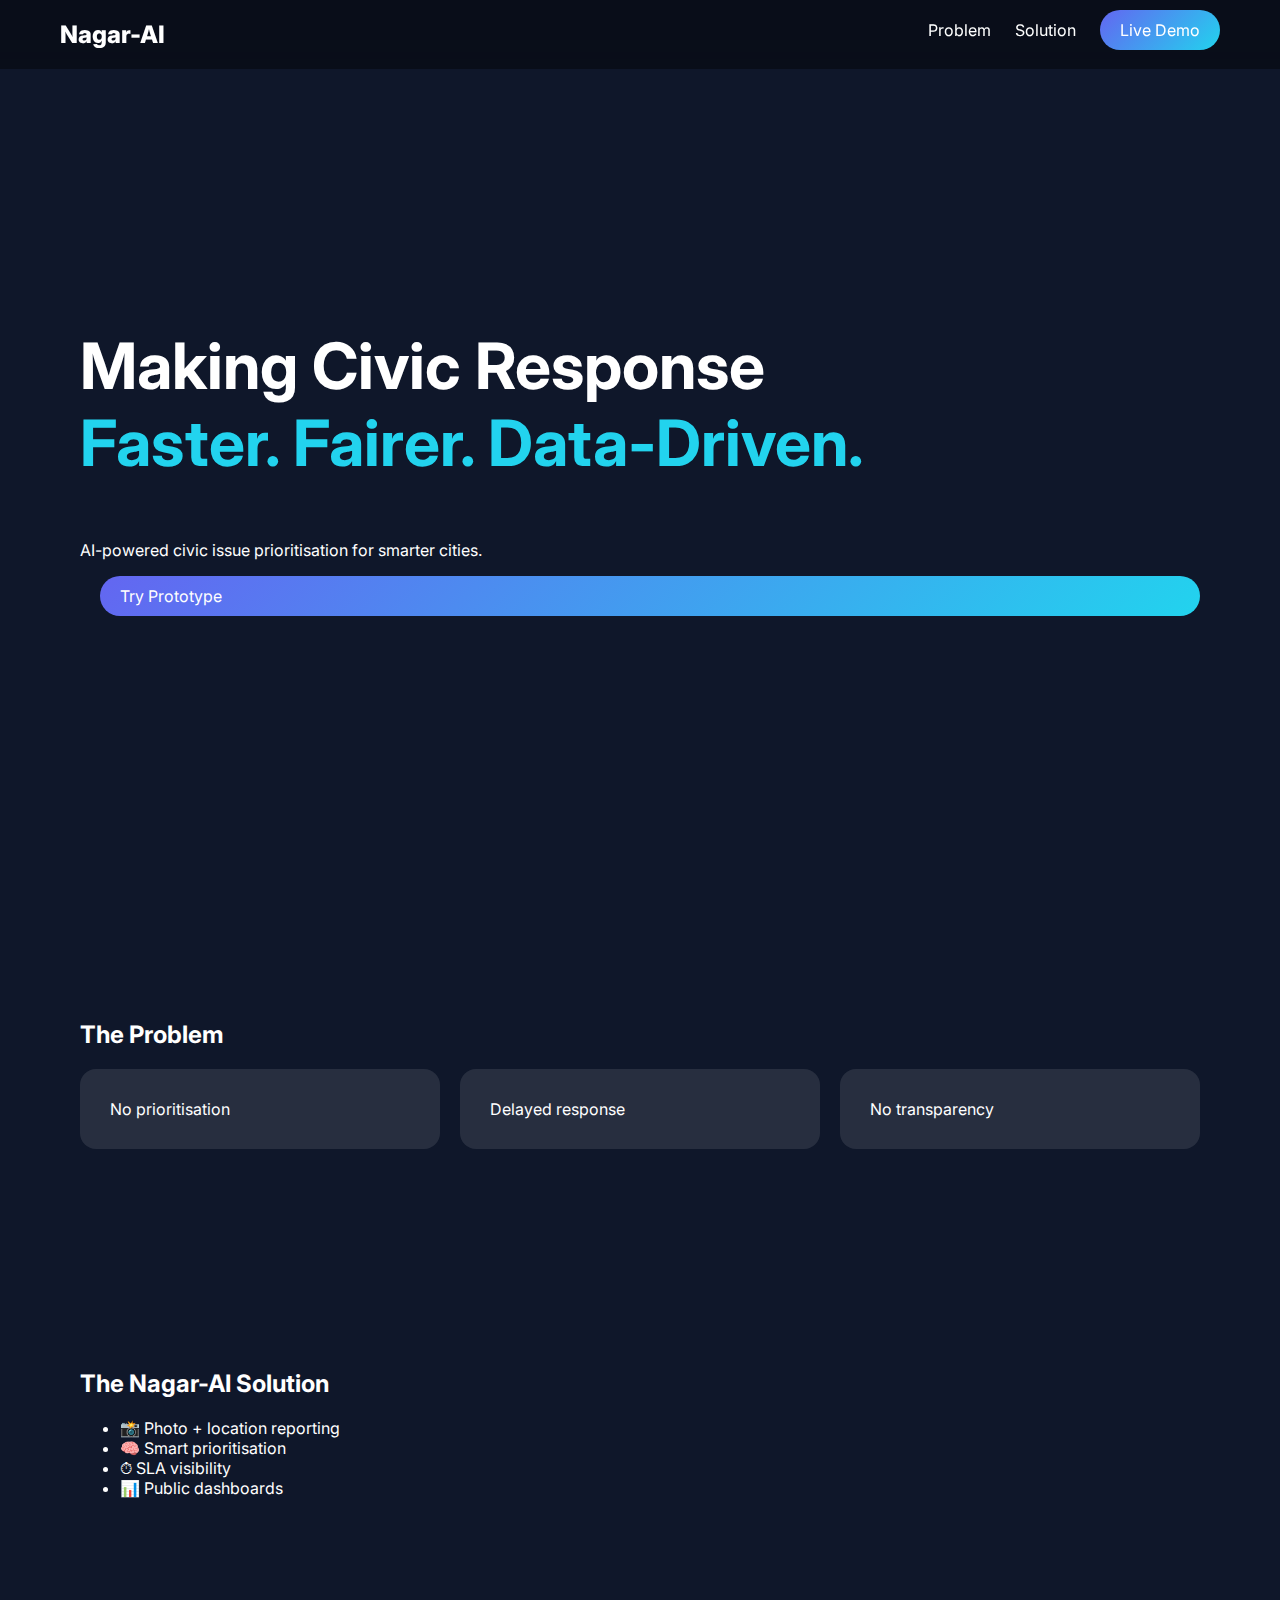
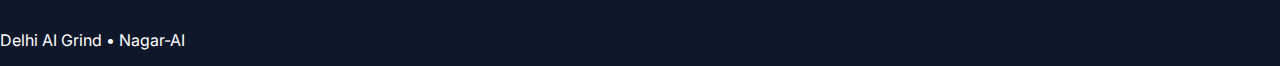
<file: index.html>
<!DOCTYPE html>
<html lang="en">
<head>
<meta charset="UTF-8">
<title>Nagar-AI</title>
<link rel="stylesheet" href="style.css">
<link href="https://fonts.googleapis.com/css2?family=Inter:wght@300;400;600;800&display=swap" rel="stylesheet">
</head>

<body>

<nav class="navbar">
  <div class="logo">Nagar-AI</div>
  <div>
    <a href="#problem">Problem</a>
    <a href="#solution">Solution</a>
    <a href="dashboard.html" class="btn">Live Demo</a>
  </div>
</nav>

<section class="hero">
  <h1>Making Civic Response<br><span>Faster. Fairer. Data-Driven.</span></h1>
  <p>AI-powered civic issue prioritisation for smarter cities.</p>
  <a href="dashboard.html" class="btn large">Try Prototype</a>
</section>

<section id="problem" class="section">
  <h2>The Problem</h2>
  <div class="cards">
    <div class="card">No prioritisation</div>
    <div class="card">Delayed response</div>
    <div class="card">No transparency</div>
  </div>
</section>

<section id="solution" class="section gradient">
  <h2>The Nagar-AI Solution</h2>
  <ul class="features">
    <li>📸 Photo + location reporting</li>
    <li>🧠 Smart prioritisation</li>
    <li>⏱ SLA visibility</li>
    <li>📊 Public dashboards</li>
  </ul>
</section>

<footer>
  <p>Delhi AI Grind • Nagar-AI</p>
</footer>

</body>
</html>
</file>
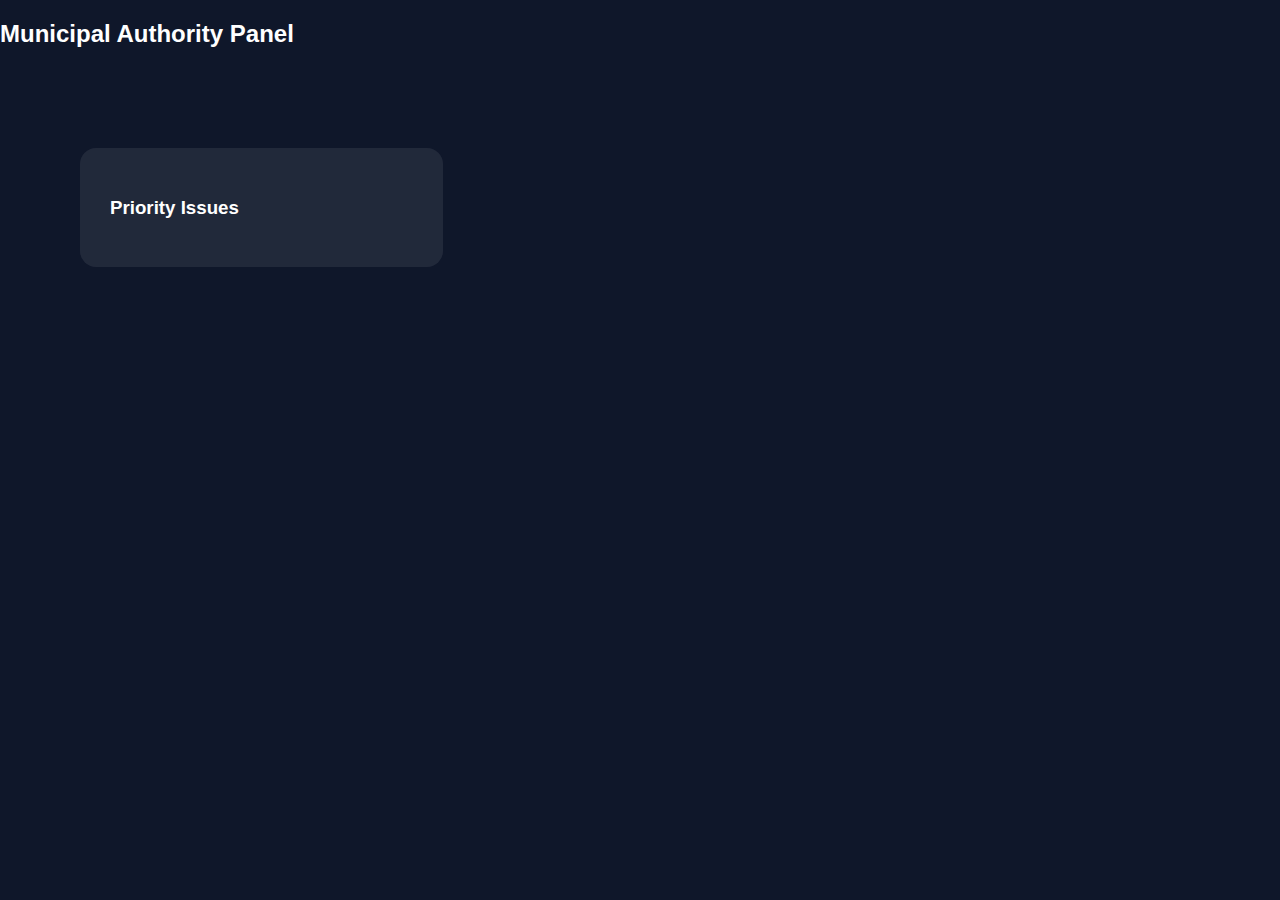
<file: admin.html>
<!DOCTYPE html>
<html>
<head>
<meta charset="UTF-8">
<title>Authority Panel</title>
<link rel="stylesheet" href="style.css">
</head>

<body class="dark">

<header class="topbar">
  <h2>Municipal Authority Panel</h2>
</header>

<section class="dashboard">
  <div class="issues full">
    <h3>Priority Issues</h3>
    <div id="adminIssues"></div>
  </div>
</section>

<script src="admin.js"></script>
</body>
</html>
</file>
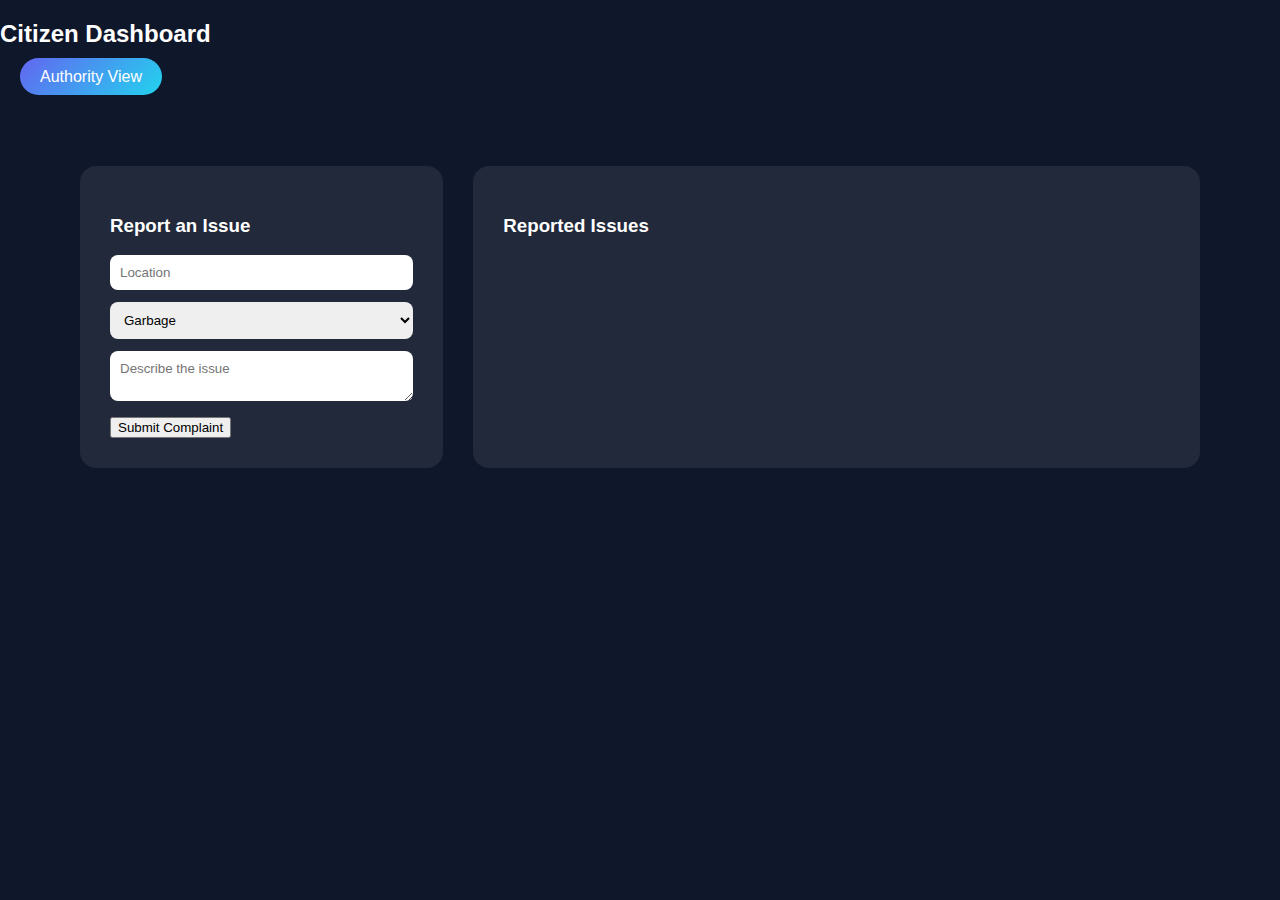
<file: dashboard.html>
<!DOCTYPE html>
<html>
<head>
<meta charset="UTF-8">
<title>Citizen Dashboard</title>
<link rel="stylesheet" href="style.css">
</head>

<body class="dark">

<header class="topbar">
  <h2>Citizen Dashboard</h2>
  <a href="admin.html" class="btn">Authority View</a>
</header>

<section class="dashboard">

<div class="form-card">
  <h3>Report an Issue</h3>

  <input type="text" id="location" placeholder="Location">
  
  <select id="category">
    <option>Garbage</option>
    <option>Pothole</option>
    <option>Streetlight</option>
    <option>Water Leakage</option>
  </select>

  <textarea id="desc" placeholder="Describe the issue"></textarea>
  <button onclick="submitIssue()">Submit Complaint</button>
</div>

<div class="issues">
  <h3>Reported Issues</h3>
  <div id="issueList"></div>
</div>

</section>

<script src="dashboard.js"></script>
</body>
</html>
</file>
<file: style.css>
* { box-sizing: border-box; font-family: 'Inter', sans-serif; }

body {
  margin: 0;
  background: #0f172a;
  color: #fff;
}

.navbar {
  display: flex;
  justify-content: space-between;
  padding: 20px 60px;
  position: fixed;
  width: 100%;
  background: rgba(0,0,0,0.4);
  backdrop-filter: blur(12px);
}

.logo { font-weight: 800; font-size: 24px; }

a { color: #fff; text-decoration: none; margin-left: 20px; }

.btn {
  padding: 10px 20px;
  background: linear-gradient(135deg,#6366f1,#22d3ee);
  border-radius: 30px;
}

.hero {
  height: 100vh;
  display: flex;
  flex-direction: column;
  justify-content: center;
  padding: 0 80px;
}

.hero h1 { font-size: 64px; }
.hero span { color: #22d3ee; }

.section {
  padding: 100px 80px;
}

.cards {
  display: flex;
  gap: 20px;
}

.card {
  background: rgba(255,255,255,0.1);
  padding: 30px;
  border-radius: 16px;
  flex: 1;
}

.dashboard {
  display: grid;
  grid-template-columns: 1fr 2fr;
  gap: 30px;
  padding: 80px;
}

.form-card, .issues {
  background: rgba(255,255,255,0.08);
  padding: 30px;
  border-radius: 16px;
}

input, textarea, select {
  width: 100%;
  margin-bottom: 12px;
  padding: 10px;
  border-radius: 8px;
  border: none;
}

.issue {
  background: rgba(0,0,0,0.3);
  padding: 15px;
  border-radius: 10px;
  margin-bottom: 10px;
}

.high { border-left: 6px solid #ef4444; }
.medium { border-left: 6px solid #facc15; }
.low { border-left: 6px solid #22c55e; }
</file>
